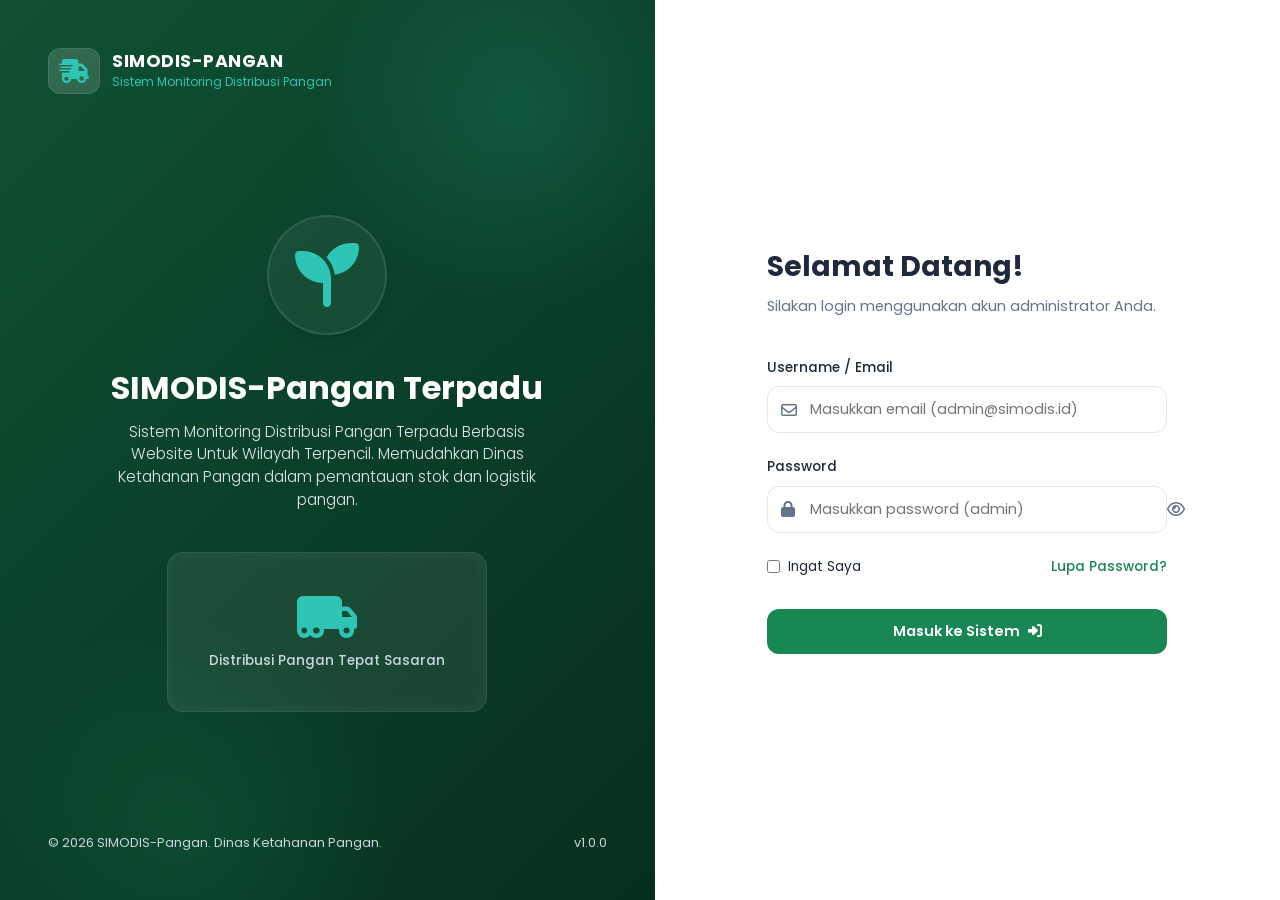
<file: index.html>
<!DOCTYPE html>
<html lang="id">
<head>
    <meta charset="UTF-8">
    <meta name="viewport" content="width=device-width, initial-scale=1.0">
    <title>Login - SIMODIS-Pangan Terpadu</title>
    <!-- Font Awesome Icons -->
    <link rel="stylesheet" href="https://cdnjs.cloudflare.com/ajax/libs/font-awesome/6.4.0/css/all.min.css">
    <!-- Google Poppins Font -->
    <link rel="stylesheet" href="assets/css/style.css">
</head>
<body>

    <div class="login-wrapper">
        <!-- Left Side: Splash Screen / Branding Info -->
        <div class="login-left">
            <div class="brand-header">
                <div class="brand-icon-wrapper">
                    <i class="fas fa-shipping-fast" style="font-size: 1.5rem; color: var(--primary-accent);"></i>
                </div>
                <div>
                    <h2 class="brand-name">SIMODIS-PANGAN</h2>
                    <p class="brand-subtitle">Sistem Monitoring Distribusi Pangan</p>
                </div>
            </div>

            <div class="login-splash-content">
                <div class="splash-logo">
                    <i class="fas fa-seedling" style="font-size: 4rem; color: var(--primary-accent);"></i>
                </div>
                <h1 class="splash-title">SIMODIS-Pangan Terpadu</h1>
                <p class="splash-desc">
                    Sistem Monitoring Distribusi Pangan Terpadu Berbasis Website Untuk Wilayah Terpencil. Memudahkan Dinas Ketahanan Pangan dalam pemantauan stok dan logistik pangan.
                </p>
                
                <div class="splash-illustration">
                    <i class="fas fa-truck-moving"></i>
                    <span>Distribusi Pangan Tepat Sasaran</span>
                </div>
            </div>

            <div class="login-left-footer">
                <span>&copy; 2026 SIMODIS-Pangan. Dinas Ketahanan Pangan.</span>
                <span>v1.0.0</span>
            </div>
        </div>

        <!-- Right Side: Login Form -->
        <div class="login-right">
            <div class="login-form-container">
                <div class="login-title-section">
                    <h2 class="login-form-title">Selamat Datang!</h2>
                    <p class="login-form-subtitle">Silakan login menggunakan akun administrator Anda.</p>
                </div>

                <form id="login-form" onsubmit="handleLogin(event)">
                    <!-- Email / Username -->
                    <div class="form-group">
                        <label for="email" class="form-label">Username / Email</label>
                        <div class="input-icon-wrapper">
                            <i class="far fa-envelope"></i>
                            <input 
                                type="text" 
                                id="email" 
                                class="form-control" 
                                placeholder="Masukkan email (admin@simodis.id)" 
                                required
                            >
                        </div>
                    </div>

                    <!-- Password -->
                    <div class="form-group">
                        <label for="password" class="form-label">Password</label>
                        <div class="input-icon-wrapper">
                            <i class="fas fa-lock"></i>
                            <input 
                                type="password" 
                                id="password" 
                                class="form-control" 
                                placeholder="Masukkan password (admin)" 
                                required
                            >
                            <button 
                                type="button" 
                                class="password-toggle" 
                                id="toggle-password-visibility" 
                                onclick="togglePassword()"
                            >
                                <i class="far fa-eye" id="eye-icon"></i>
                            </button>
                        </div>
                    </div>

                    <div class="login-options">
                        <label class="checkbox-container">
                            <input type="checkbox" id="remember-me">
                            <span class="checkmark">Ingat Saya</span>
                        </label>
                        <a href="#" style="color: var(--primary-light); font-weight: 500;" onclick="showForgotMessage()">Lupa Password?</a>
                    </div>

                    <button type="submit" class="btn btn-primary btn-block">
                        <span>Masuk ke Sistem</span>
                        <i class="fas fa-sign-in-alt"></i>
                    </button>
                </form>
            </div>
        </div>
    </div>

    <!-- Core App Logic (includes DB init) -->
    <script src="assets/js/app.js"></script>
    <script>
        // Check if already logged in -> handled by app.js. CheckAuth redirects if logged in.
        
        // Show/hide password implementation
        function togglePassword() {
            const passwordInput = document.getElementById('password');
            const eyeIcon = document.getElementById('eye-icon');
            if (passwordInput.type === 'password') {
                passwordInput.type = 'text';
                eyeIcon.className = 'far fa-eye-slash';
            } else {
                passwordInput.type = 'password';
                eyeIcon.className = 'far fa-eye';
            }
        }

        // Forgot password simulation
        function showForgotMessage() {
            Toast.show('Info Sistem', 'Gunakan kredensial bawaan: email: admin@simodis.id & password: admin', 'info', 5000);
        }

        // Login Submit Handling
        function handleLogin(event) {
            event.preventDefault();
            const emailInput = document.getElementById('email').value.trim();
            const passwordInput = document.getElementById('password').value;

            // Fetch users from LocalStorage
            const users = DB.get(DB_KEY_USERS);
            
            // Search match user
            const foundUser = users.find(u => u.email === emailInput && u.password === passwordInput);

            if (foundUser) {
                // Successful Auth
                DB.setCurrentUser({
                    id: foundUser.id,
                    nama: foundUser.nama,
                    email: foundUser.email
                });
                
                Toast.show('Login Sukses', 'Mempersiapkan dasbor Anda...', 'success');
                
                // Redirect with delay to let Toast show
                setTimeout(() => {
                    window.location.href = "dashboard.html";
                }, 1000);
            } else {
                // Authentication Failed
                Toast.show('Autentikasi Gagal', 'Email atau password yang Anda masukkan salah.', 'error');
            }
        }
    </script>
</body>
</html>
</file>
<file: assets/css/style.css>
@import url('https://fonts.googleapis.com/css2?family=Poppins:wght@300;400;500;600;700&display=swap');

/* ==========================================
   DESIGN SYSTEM & VARIABLES
   ========================================== */
:root {
    /* Color Palette */
    --primary-dark: #0f5132;
    /* Deep Government Dark Green */
    --primary-light: #198754;
    /* Medium Leaf Green */
    --primary-accent: #2ec4b6;
    /* Modern Mint Teal */
    --bg-light: #f8fafc;
    /* Slate 50 light grey background */
    --card-bg: #ffffff;
    --text-main: #1e293b;
    /* Slate 800 for readability */
    --text-muted: #64748b;
    /* Slate 500 */
    --border-color: #e2e8f0;
    /* Slate 200 */

    /* Alert Status Colors */
    --success: #10b981;
    /* Emerald 500 */
    --warning: #f59e0b;
    /* Amber 500 */
    --danger: #ef4444;
    /* Red 500 */
    --info: #3b82f6;
    /* Blue 500 */

    /* Shadows */
    --shadow-sm: 0 1px 3px rgba(0, 0, 0, 0.05);
    --shadow-md: 0 4px 6px -1px rgba(0, 0, 0, 0.05), 0 2px 4px -1px rgba(0, 0, 0, 0.03);
    --shadow-lg: 0 10px 15px -3px rgba(0, 0, 0, 0.05), 0 4px 6px -2px rgba(0, 0, 0, 0.03);
    --shadow-glow: 0 0 15px rgba(25, 135, 84, 0.15);

    /* Durations */
    --transition-fast: 0.2s ease;
    --transition-normal: 0.3s ease;

    /* Border Radius */
    --radius-sm: 6px;
    --radius-md: 12px;
    --radius-lg: 16px;
    --radius-round: 9999px;
}

/* ==========================================
   RESET & BASE STYLES
   ========================================== */
* {
    margin: 0;
    padding: 0;
    box-sizing: border-box;
}

body {
    font-family: 'Poppins', sans-serif;
    background-color: var(--bg-light);
    color: var(--text-main);
    min-height: 100vh;
    overflow-x: hidden;
    line-height: 1.5;
}

/* Scrollbar Customization */
::-webkit-scrollbar {
    width: 6px;
    height: 6px;
}

::-webkit-scrollbar-track {
    background: transparent;
}

::-webkit-scrollbar-thumb {
    background: #cbd5e1;
    border-radius: var(--radius-round);
}

::-webkit-scrollbar-thumb:hover {
    background: #94a3b8;
}

/* Common Text Formats */
a {
    text-decoration: none;
    color: inherit;
}

/* ==========================================
   LOGIN PAGE (index.html)
   ========================================== */
.login-wrapper {
    display: flex;
    min-height: 100vh;
    width: 100vw;
}

.login-left {
    flex: 1.2;
    background: linear-gradient(135deg, var(--primary-dark) 0%, #062f1e 100%);
    color: #ffffff;
    display: flex;
    flex-direction: column;
    justify-content: space-between;
    padding: 3rem;
    position: relative;
    overflow: hidden;
}

.login-left::before {
    content: '';
    position: absolute;
    top: -10%;
    right: -10%;
    width: 400px;
    height: 400px;
    background: radial-gradient(circle, rgba(46, 196, 182, 0.15) 0%, transparent 70%);
    border-radius: 50%;
}

.login-left::after {
    content: '';
    position: absolute;
    bottom: -20%;
    left: -10%;
    width: 500px;
    height: 500px;
    background: radial-gradient(circle, rgba(25, 137, 84, 0.2) 0%, transparent 60%);
    border-radius: 50%;
}

.brand-header {
    display: flex;
    align-items: center;
    gap: 12px;
    z-index: 10;
}

.brand-icon-wrapper {
    background: rgba(255, 255, 255, 0.15);
    padding: 10px;
    border-radius: var(--radius-md);
    backdrop-filter: blur(5px);
    display: flex;
    align-items: center;
    justify-content: center;
    border: 1px solid rgba(255, 255, 255, 0.1);
}

.brand-name {
    font-size: 1.1rem;
    font-weight: 700;
    letter-spacing: 0.5px;
    line-height: 1.2;
}

.brand-subtitle {
    font-size: 0.75rem;
    font-weight: 400;
    color: var(--primary-accent);
}

.login-splash-content {
    display: flex;
    flex-direction: column;
    align-items: center;
    justify-content: center;
    text-align: center;
    margin: auto 0;
    z-index: 10;
}

.splash-logo {
    width: 120px;
    height: 120px;
    background: rgba(255, 255, 255, 0.05);
    border-radius: 50%;
    display: flex;
    align-items: center;
    justify-content: center;
    margin-bottom: 2rem;
    border: 2px solid rgba(255, 255, 255, 0.1);
    box-shadow: var(--shadow-lg);
}

.splash-title {
    font-size: 2rem;
    font-weight: 700;
    margin-bottom: 0.75rem;
    line-height: 1.3;
}

.splash-desc {
    font-size: 0.95rem;
    color: #e2e8f0;
    max-width: 460px;
    margin-bottom: 2.5rem;
    font-weight: 300;
}

.splash-illustration {
    position: relative;
    width: 100%;
    max-width: 320px;
    height: 160px;
    background: rgba(255, 255, 255, 0.07);
    border-radius: var(--radius-lg);
    border: 1px solid rgba(255, 255, 255, 0.1);
    display: flex;
    flex-direction: column;
    align-items: center;
    justify-content: center;
    gap: 10px;
    padding: 1.5rem;
    box-shadow: inset 0 0 20px rgba(255, 255, 255, 0.05);
}

.splash-illustration i {
    font-size: 3rem;
    color: var(--primary-accent);
    animation: pulse 2s infinite ease-in-out;
}

.splash-illustration span {
    font-size: 0.85rem;
    font-weight: 500;
    color: #cbd5e1;
}

.login-left-footer {
    font-size: 0.8rem;
    color: #cbd5e1;
    z-index: 10;
    display: flex;
    justify-content: space-between;
}

/* Login Right Side Form */
.login-right {
    flex: 1;
    background-color: var(--card-bg);
    display: flex;
    flex-direction: column;
    justify-content: center;
    padding: 5rem;
}

.login-form-container {
    max-width: 400px;
    width: 100%;
    margin: 0 auto;
}

.login-title-section {
    margin-bottom: 2.5rem;
}

.login-form-title {
    font-size: 1.75rem;
    font-weight: 700;
    color: var(--text-main);
    margin-bottom: 0.5rem;
}

.login-form-subtitle {
    color: var(--text-muted);
    font-size: 0.9rem;
}

.form-group {
    margin-bottom: 1.5rem;
    position: relative;
}

.form-label {
    display: block;
    font-size: 0.85rem;
    font-weight: 500;
    color: var(--text-main);
    margin-bottom: 0.5rem;
}

.input-icon-wrapper {
    position: relative;
    display: flex;
    align-items: center;
}

.input-icon-wrapper i:first-child {
    position: absolute;
    left: 14px;
    top: 50%;
    transform: translateY(-50%);
    color: var(--text-muted);
    font-size: 1rem;
}

.form-control {
    width: 100%;
    padding: 12px 14px 12px 42px;
    border: 1.5px solid var(--border-color);
    border-radius: var(--radius-md);
    outline: none;
    font-family: inherit;
    font-size: 0.9rem;
    color: var(--text-main);
    transition: var(--transition-fast);
}

.form-control:focus {
    border-color: var(--primary-light);
    box-shadow: 0 0 0 3px rgba(25, 137, 84, 0.15);
}

.password-toggle {
    position: absolute;
    right: 14px;
    top: 50%;
    transform: translateY(-50%);
    color: var(--text-muted);
    cursor: pointer;
    background: none;
    border: none;
    padding: 0;
    outline: none;
    display: flex;
    align-items: center;
    justify-content: center;
}

.password-toggle:hover {
    color: var(--text-main);
}

.login-options {
    display: flex;
    justify-content: space-between;
    align-items: center;
    margin-bottom: 2rem;
    font-size: 0.85rem;
}

.checkbox-container {
    display: flex;
    align-items: center;
    gap: 8px;
    cursor: pointer;
}

.checkbox-container input {
    cursor: pointer;
}

.btn {
    display: inline-flex;
    align-items: center;
    justify-content: center;
    gap: 8px;
    padding: 12px 24px;
    border: none;
    border-radius: var(--radius-md);
    font-family: inherit;
    font-size: 0.9rem;
    font-weight: 600;
    cursor: pointer;
    transition: var(--transition-fast);
}

.btn-primary {
    background-color: var(--primary-light);
    color: #ffffff;
}

.btn-primary:hover {
    background-color: var(--primary-dark);
    box-shadow: var(--shadow-glow);
}

.btn-secondary {
    background-color: #f1f5f9;
    color: #334155;
    border: 1px solid var(--border-color);
}

.btn-secondary:hover {
    background-color: #e2e8f0;
}

.btn-danger {
    background-color: var(--danger);
    color: #ffffff;
}

.btn-danger:hover {
    background-color: #b91c1c;
}

.btn-block {
    width: 100%;
}

/* ==========================================
   APPLICATION LAYOUT (dashboard, CRUD pages)
   ========================================== */
.app-container {
    display: flex;
    min-height: 100vh;
}

/* LEFT SIDEBAR */
.sidebar {
    width: 260px;
    background-color: var(--primary-dark);
    color: #ffffff;
    display: flex;
    flex-direction: column;
    justify-content: space-between;
    padding: 1.5rem;
    flex-shrink: 0;
    transition: var(--transition-normal);
    z-index: 100;
}

.sidebar-header {
    display: flex;
    align-items: center;
    gap: 10px;
    margin-bottom: 2.5rem;
    padding-bottom: 1rem;
    border-bottom: 1px solid rgba(255, 255, 255, 0.1);
}

.sidebar-logo {
    width: 38px;
    height: 38px;
    background-color: rgba(255, 255, 255, 0.1);
    border-radius: var(--radius-md);
    display: flex;
    align-items: center;
    justify-content: center;
    color: var(--primary-accent);
}

.sidebar-title {
    font-size: 0.95rem;
    font-weight: 700;
    line-height: 1.2;
}

.sidebar-subtitle {
    font-size: 0.7rem;
    color: rgba(255, 255, 255, 0.6);
}

.sidebar-menu {
    list-style: none;
    display: flex;
    flex-direction: column;
    gap: 6px;
    flex-grow: 1;
}

.menu-item a {
    display: flex;
    align-items: center;
    gap: 12px;
    padding: 12px 16px;
    border-radius: var(--radius-md);
    font-size: 0.88rem;
    font-weight: 500;
    color: rgba(255, 255, 255, 0.75);
    transition: var(--transition-fast);
}

.menu-item a:hover {
    color: #ffffff;
    background-color: rgba(255, 255, 255, 0.06);
}

.menu-item.active a {
    background-color: var(--primary-light);
    color: #ffffff;
    font-weight: 600;
    box-shadow: var(--shadow-sm);
}

.menu-item a i {
    font-size: 1.1rem;
    width: 20px;
    text-align: center;
}

.sidebar-footer {
    border-top: 1px solid rgba(255, 255, 255, 0.1);
    padding-top: 1.5rem;
    display: flex;
    flex-direction: column;
    gap: 1rem;
}

.logout-btn {
    display: flex;
    align-items: center;
    gap: 12px;
    padding: 12px 16px;
    border-radius: var(--radius-md);
    font-size: 0.88rem;
    font-weight: 600;
    color: #fca5a5;
    background-color: rgba(239, 68, 68, 0.1);
    border: none;
    cursor: pointer;
    transition: var(--transition-fast);
    width: 100%;
}

.logout-btn:hover {
    background-color: rgba(239, 68, 68, 0.2);
    color: #ef4444;
}

/* MAIN CONTENT CONTAINER */
.main-content {
    flex-grow: 1;
    display: flex;
    flex-direction: column;
    min-width: 0;
    /* Prevents container from stretching */
    transition: var(--transition-normal);
}

/* TOP NAVBAR / HEADER */
.main-header {
    background-color: var(--card-bg);
    height: 70px;
    border-bottom: 1px solid var(--border-color);
    display: flex;
    align-items: center;
    justify-content: space-between;
    padding: 0 2rem;
    position: sticky;
    top: 0;
    z-index: 90;
}

.header-left {
    display: flex;
    align-items: center;
    gap: 15px;
}

.sidebar-toggle {
    background: none;
    border: none;
    color: var(--text-main);
    font-size: 1.25rem;
    cursor: pointer;
    padding: 6px;
    border-radius: var(--radius-sm);
    display: flex;
    align-items: center;
    justify-content: center;
    transition: var(--transition-fast);
}

.header-search {
    position: relative;
    max-width: 430px;
    width: 430px;
}

.header-search i {
    position: absolute;
    left: 14px;
    top: 50%;
    transform: translateY(-50%);
    color: var(--text-muted);
    font-size: 0.9rem;
}

.header {
    display: flex;
    align-items: center;
    justify-content: space-between;
}

.header-search i {
    position: absolute;
    left: 14px;
    color: var(--text-muted);
    font-size: 0.9rem;
}

.search-input {
    width: 100%;
    padding: 10px 14px 10px 38px;
    border: 1px solid var(--border-color);
    border-radius: var(--radius-round);
    font-family: inherit;
    font-size: 0.85rem;
    outline: none;
    background-color: var(--bg-light);
    transition: var(--transition-fast);
}

.search-input:focus {
    background-color: #ffffff;
    border-color: var(--primary-light);
    box-shadow: 0 0 0 2px rgba(25, 137, 84, 0.1);
}

.header-right {
    display: flex;
    align-items: center;
    gap: 20px;
}

.header-left {
    display: flex;
    align-items: center;
    gap: 20px;
}

.header-action-btn {
    background: none;
    border: none;
    color: var(--text-main);
    font-size: 1.15rem;
    position: relative;
    cursor: pointer;
    padding: 8px;
    border-radius: var(--radius-round);
    display: flex;
    align-items: center;
    justify-content: center;
    transition: var(--transition-fast);
}

.header-action-btn:hover {
    background-color: #f1f5f9;
}

.badge-dot {
    position: absolute;
    top: 6px;
    right: 6px;
    width: 8px;
    height: 8px;
    background-color: var(--danger);
    border-radius: 50%;
    border: 2px solid var(--card-bg);
}

/* User Profile Dropdown in Header */
.user-profile-menu {
    display: flex;
    align-items: center;
    gap: 12px;
    cursor: pointer;
    padding: 4px 10px;
    border-radius: var(--radius-md);
    transition: var(--transition-fast);
    position: relative;
}

.user-profile-menu:hover {
    background-color: #f1f5f9;
}

.profile-avatar {
    width: 36px;
    height: 36px;
    border-radius: 50%;
    background: linear-gradient(135deg, var(--primary-light) 0%, var(--primary-dark) 100%);
    color: #ffffff;
    display: flex;
    align-items: center;
    justify-content: center;
    font-weight: 700;
    font-size: 0.95rem;
    box-shadow: var(--shadow-sm);
}

.profile-info {
    display: flex;
    flex-direction: column;
}

.profile-name {
    font-size: 0.85rem;
    font-weight: 600;
    color: var(--text-main);
}

.profile-role {
    font-size: 0.72rem;
    color: var(--text-muted);
    margin-top: -2px;
}

/* Dropdown styling */
.dropdown-container {
    position: relative;
}

.dropdown-panel {
    position: absolute;
    top: 110%;
    right: 0;
    background-color: #ffffff;
    min-width: 280px;
    border: 1px solid var(--border-color);
    border-radius: var(--radius-md);
    box-shadow: var(--shadow-lg);
    display: none;
    flex-direction: column;
    z-index: 100;
    animation: slideDown 0.2s ease;
}

.dropdown-panel.show {
    display: flex;
}

.dropdown-header {
    padding: 1rem;
    border-bottom: 1px solid var(--border-color);
    background-color: #f8fafc;
    border-top-left-radius: var(--radius-md);
    border-top-right-radius: var(--radius-md);
}

.dropdown-header h4 {
    font-size: 0.88rem;
    font-weight: 600;
}

.dropdown-list {
    display: flex;
    flex-direction: column;
    max-height: 320px;
    overflow-y: auto;
}

.dropdown-item {
    display: flex;
    align-items: flex-start;
    gap: 12px;
    padding: 12px 16px;
    border-bottom: 1px solid var(--border-color);
    transition: var(--transition-fast);
}

.dropdown-item:hover {
    background-color: #f1f5f9;
}

.dropdown-item:last-child {
    border-bottom: none;
}

.dropdown-item i {
    font-size: 1rem;
    padding-top: 2px;
}

.dropdown-item.success i {
    color: var(--success);
}

.dropdown-item.warning i {
    color: var(--warning);
}

.dropdown-item.danger i {
    color: var(--danger);
}

.dropdown-item.info i {
    color: var(--info);
}

.notification-title {
    font-size: 0.8rem;
    font-weight: 600;
    margin-bottom: 2px;
}

.notification-desc {
    font-size: 0.75rem;
    color: var(--text-muted);
}

.notification-time {
    font-size: 0.68rem;
    color: var(--text-muted);
    margin-top: 4px;
}

.dropdown-footer {
    padding: 10px;
    text-align: center;
    border-top: 1px solid var(--border-color);
    font-size: 0.8rem;
    font-weight: 600;
    color: var(--primary-light);
}

.dropdown-footer a:hover {
    text-decoration: underline;
}

/* ==========================================
   CONTENT INNER LAYOUT
   ========================================== */
.content-body {
    padding: 2rem;
    flex-grow: 1;
    display: flex;
    flex-direction: column;
    gap: 2rem;
    max-width: 1600px;
    width: 100%;
    margin: 0 auto;
}

/* PAGE HEADER MODULE */
.page-title-block {
    display: flex;
    justify-content: space-between;
    align-items: center;
    gap: 1rem;
}

.page-title {
    font-size: 1.5rem;
    font-weight: 700;
    color: var(--text-main);
}

.page-breadcrumbs {
    display: flex;
    align-items: center;
    gap: 8px;
    font-size: 0.8rem;
    color: var(--text-muted);
    margin-top: 2px;
}

.breadcrumb-separator {
    color: #cbd5e1;
}

/* ==========================================
   DASHBOARD CARDS & WIDGETS
   ========================================== */
.stats-grid {
    display: grid;
    grid-template-columns: repeat(auto-fit, minmax(240px, 1fr));
    gap: 1.5rem;
}

.stat-card {
    background-color: var(--card-bg);
    border-radius: var(--radius-md);
    padding: 1.5rem;
    display: flex;
    justify-content: space-between;
    align-items: center;
    border: 1px solid var(--border-color);
    box-shadow: var(--shadow-sm);
    transition: transform var(--transition-fast), box-shadow var(--transition-fast);
}

.stat-card:hover {
    transform: translateY(-3px);
    box-shadow: var(--shadow-md);
}

.stat-info {
    display: flex;
    flex-direction: column;
    gap: 4px;
}

.stat-label {
    font-size: 0.82rem;
    color: var(--text-muted);
    font-weight: 500;
    text-transform: uppercase;
    letter-spacing: 0.5px;
}

.stat-value {
    font-size: 1.75rem;
    font-weight: 700;
    color: var(--text-main);
    line-height: 1.2;
}

.stat-trend {
    font-size: 0.75rem;
    font-weight: 500;
    display: flex;
    align-items: center;
    gap: 4px;
    margin-top: 4px;
}

.stat-trend.up {
    color: var(--success);
}

.stat-trend.down {
    color: var(--danger);
}

.stat-icon {
    width: 48px;
    height: 48px;
    border-radius: var(--radius-md);
    display: flex;
    align-items: center;
    justify-content: center;
    font-size: 1.35rem;
}

/* Theme accent variations */
.stat-wilayah {
    background-color: rgba(16, 185, 129, 0.1);
    color: var(--success);
}

.stat-gudang {
    background-color: rgba(59, 130, 246, 0.1);
    color: var(--info);
}

.stat-titik {
    background-color: rgba(245, 158, 11, 0.1);
    color: var(--warning);
}

.stat-distribusi {
    background-color: rgba(139, 92, 246, 0.1);
    color: #8b5cf6;
}

/* CHARTS SECTION */
.charts-grid {
    display: grid;
    grid-template-columns: 2fr 1fr;
    gap: 1.5rem;
}

.chart-panel-double {
    display: grid;
    grid-template-columns: 1fr 1fr;
    gap: 1.5rem;
}

.card-panel {
    background-color: var(--card-bg);
    border: 1px solid var(--border-color);
    border-radius: var(--radius-md);
    box-shadow: var(--shadow-sm);
    display: flex;
    flex-direction: column;
}

.panel-header {
    padding: 1.25rem 1.5rem;
    border-bottom: 1px solid var(--border-color);
    display: flex;
    justify-content: space-between;
    align-items: center;
}

.panel-title {
    font-size: 0.95rem;
    font-weight: 600;
    color: var(--text-main);
}

.panel-body {
    padding: 1.5rem;
    flex-grow: 1;
    position: relative;
}

.chart-container {
    width: 100%;
    position: relative;
}

.h-300 {
    height: 280px;
}

/* ==========================================
   DASHBOARD SPLIT BOTTOM CONTAINER
   ========================================== */
.dashboard-bottom-grid {
    display: grid;
    grid-template-columns: 2fr 1fr;
    gap: 1.5rem;
}

.status-distribusi-box {
    display: flex;
    flex-direction: column;
    gap: 1rem;
}

.status-item-card {
    display: flex;
    align-items: center;
    justify-content: space-between;
    padding: 12px 16px;
    border-radius: var(--radius-md);
    border: 1px solid var(--border-color);
    transition: var(--transition-fast);
}

.status-item-card:hover {
    box-shadow: var(--shadow-sm);
}

.status-left {
    display: flex;
    align-items: center;
    gap: 12px;
}

.status-left i {
    font-size: 1rem;
    padding: 8px;
    border-radius: var(--radius-sm);
}

.status-text {
    font-size: 0.85rem;
    font-weight: 500;
}

.status-count {
    font-size: 1.1rem;
    font-weight: 700;
}

.status-item-card.terkirim i {
    background-color: rgba(16, 185, 129, 0.1);
    color: var(--success);
}

.status-item-card.perjalanan i {
    background-color: rgba(59, 130, 246, 0.1);
    color: var(--info);
}

.status-item-card.terlambat i {
    background-color: rgba(239, 110, 110, 0.1);
    color: var(--danger);
}

/* SIDEBAR ALERTS WIDGET */
.notif-widget-list {
    display: flex;
    flex-direction: column;
    gap: 12px;
}

.notif-widget-item {
    display: flex;
    gap: 12px;
    padding: 12px;
    border-radius: var(--radius-md);
    border: 1.5px solid transparent;
    font-size: 0.82rem;
    transition: var(--transition-fast);
}

.notif-widget-item.warn {
    background-color: rgba(245, 158, 11, 0.05);
    border-color: rgba(245, 158, 11, 0.15);
}

.notif-widget-item.danger {
    background-color: rgba(239, 68, 68, 0.05);
    border-color: rgba(239, 68, 68, 0.15);
}

.notif-widget-item.info {
    background-color: rgba(59, 130, 246, 0.05);
    border-color: rgba(59, 130, 246, 0.15);
}

.notif-w-icon {
    font-size: 1.1rem;
    padding-top: 2px;
}

.notif-widget-item.warn .notif-w-icon {
    color: var(--warning);
}

.notif-widget-item.danger .notif-w-icon {
    color: var(--danger);
}

.notif-widget-item.info .notif-w-icon {
    color: var(--info);
}

.notif-w-body {
    display: flex;
    flex-direction: column;
    gap: 2px;
}

.notif-w-msg {
    font-weight: 500;
    color: var(--text-main);
    line-height: 1.4;
}

.notif-w-time {
    font-size: 0.72rem;
    color: var(--text-muted);
}

/* ==========================================
   CRUD MODULES & TABLES
   ========================================== */
.table-filter-bar {
    display: flex;
    justify-content: space-between;
    align-items: center;
    gap: 1rem;
    flex-wrap: wrap;
    background-color: var(--card-bg);
    padding: 1rem 1.5rem;
    border-radius: var(--radius-md) var(--radius-md) 0 0;
    border: 1px solid var(--border-color);
    border-bottom: none;
}

.filter-left {
    display: flex;
    align-items: center;
    gap: 12px;
    flex-wrap: wrap;
}

.filter-select {
    padding: 8px 12px;
    border: 1px solid var(--border-color);
    border-radius: var(--radius-md);
    font-family: inherit;
    font-size: 0.85rem;
    outline: none;
    color: var(--text-main);
    background-color: #ffffff;
    transition: var(--transition-fast);
}

.filter-select:focus {
    border-color: var(--primary-light);
}

.table-responsive {
    overflow-x: auto;
    background-color: var(--card-bg);
    border-left: 1px solid var(--border-color);
    border-right: 1px solid var(--border-color);
}

.table-modern {
    width: 100%;
    border-collapse: collapse;
    text-align: left;
    font-size: 0.88rem;
}

.table-modern th {
    background-color: #f8fafc;
    color: var(--text-main);
    font-weight: 600;
    padding: 14px 20px;
    border-bottom: 1.5px solid var(--border-color);
    white-space: nowrap;
}

.table-modern td {
    padding: 14px 20px;
    border-bottom: 1px solid var(--border-color);
    color: var(--text-main);
}

.table-modern tbody tr:last-child td {
    border-bottom: none;
}

.table-modern tbody tr {
    transition: var(--transition-fast);
}

.table-modern tbody tr:hover {
    background-color: #f8fafc;
}

/* Badges styling */
.badge {
    display: inline-flex;
    align-items: center;
    gap: 5px;
    padding: 4px 10px;
    border-radius: var(--radius-round);
    font-size: 0.75rem;
    font-weight: 600;
}

.badge-success {
    background-color: rgba(16, 185, 129, 0.1);
    color: var(--success);
}

.badge-warning {
    background-color: rgba(245, 158, 11, 0.1);
    color: var(--warning);
}

.badge-danger {
    background-color: rgba(239, 68, 68, 0.1);
    color: var(--danger);
}

.badge-info {
    background-color: rgba(59, 130, 246, 0.1);
    color: var(--info);
}

/* Action Buttons inside Table */
.table-actions {
    display: flex;
    align-items: center;
    gap: 8px;
}

.action-btn {
    background: none;
    border: none;
    width: 32px;
    height: 32px;
    border-radius: var(--radius-md);
    display: flex;
    align-items: center;
    justify-content: center;
    cursor: pointer;
    font-size: 0.9rem;
    transition: var(--transition-fast);
}

.action-edit {
    color: var(--primary-light);
    background-color: rgba(25, 135, 84, 0.08);
}

.action-edit:hover {
    background-color: var(--primary-light);
    color: #ffffff;
}

.action-delete {
    color: var(--danger);
    background-color: rgba(239, 68, 68, 0.08);
}

.action-delete:hover {
    background-color: var(--danger);
    color: #ffffff;
}

/* PAGINATION FOOTER */
.table-footer {
    display: flex;
    justify-content: space-between;
    align-items: center;
    background-color: var(--card-bg);
    padding: 1rem 1.5rem;
    border-radius: 0 0 var(--radius-md) var(--radius-md);
    border: 1px solid var(--border-color);
    border-top: none;
    flex-wrap: wrap;
    gap: 1rem;
}

.pagination-info {
    font-size: 0.8rem;
    color: var(--text-muted);
}

.pagination-controls {
    display: flex;
    align-items: center;
    gap: 4px;
}

.page-link {
    display: flex;
    align-items: center;
    justify-content: center;
    width: 34px;
    height: 34px;
    border-radius: var(--radius-md);
    border: 1px solid var(--border-color);
    background-color: #ffffff;
    font-size: 0.85rem;
    font-weight: 500;
    cursor: pointer;
    transition: var(--transition-fast);
}

.page-link:hover {
    border-color: var(--primary-light);
    color: var(--primary-light);
}

.page-link.active {
    background-color: var(--primary-light);
    color: #ffffff;
    border-color: var(--primary-light);
}

.page-link.disabled {
    opacity: 0.5;
    cursor: not-allowed;
}

.page-link.disabled:hover {
    border-color: var(--border-color);
    color: inherit;
}

/* ==========================================
   MODAL COMPONENT (CRUD Pop-up Forms)
   ========================================== */
.modal-overlay {
    position: fixed;
    top: 0;
    left: 0;
    width: 100vw;
    height: 100vh;
    background-color: rgba(15, 23, 42, 0.6);
    /* Slate 900 semi-transparent */
    backdrop-filter: blur(4px);
    display: none;
    align-items: center;
    justify-content: center;
    z-index: 1000;
    padding: 1rem;
    animation: fadeIn 0.25s ease;
}

.modal-overlay.show {
    display: flex;
}

.modal-card {
    background-color: var(--card-bg);
    width: 100%;
    max-width: 520px;
    border-radius: var(--radius-lg);
    box-shadow: var(--shadow-lg);
    border: 1px solid var(--border-color);
    overflow: hidden;
    display: flex;
    flex-direction: column;
    animation: zoomIn 0.3s cubic-bezier(0.34, 1.56, 0.64, 1);
}

.modal-header {
    padding: 1.25rem 1.5rem;
    border-bottom: 1px solid var(--border-color);
    background-color: #f8fafc;
    display: flex;
    align-items: center;
    justify-content: space-between;
}

.modal-title {
    font-size: 1.05rem;
    font-weight: 700;
    color: var(--text-main);
}

.modal-close {
    background: none;
    border: none;
    font-size: 1.2rem;
    color: var(--text-muted);
    cursor: pointer;
    padding: 4px;
    border-radius: var(--radius-sm);
    display: flex;
    align-items: center;
    justify-content: center;
    transition: var(--transition-fast);
}

.modal-close:hover {
    background-color: #e2e8f0;
    color: var(--text-main);
}

.modal-body {
    padding: 1.5rem;
    display: flex;
    flex-direction: column;
    gap: 1.25rem;
}

.modal-footer {
    padding: 1.25rem 1.5rem;
    border-top: 1px solid var(--border-color);
    background-color: #f8fafc;
    display: flex;
    justify-content: flex-end;
    gap: 10px;
}

/* ==========================================
   TOAST NOTIFICATION ENGINE
   ========================================== */
.toast-container {
    position: fixed;
    top: 24px;
    right: 24px;
    display: flex;
    flex-direction: column;
    gap: 12px;
    z-index: 2000;
}

.toast {
    background-color: #ffffff;
    border-radius: var(--radius-md);
    box-shadow: var(--shadow-lg);
    border-left: 5px solid transparent;
    padding: 16px 20px;
    display: flex;
    align-items: flex-start;
    gap: 14px;
    min-width: 320px;
    max-width: 420px;
    position: relative;
    overflow: hidden;
    animation: toastSlideIn 0.3s cubic-bezier(0.175, 0.885, 0.32, 1.275);
}

.toast.toast-success {
    border-left-color: var(--success);
}

.toast.toast-error {
    border-left-color: var(--danger);
}

.toast.toast-warning {
    border-left-color: var(--warning);
}

.toast.toast-info {
    border-left-color: var(--info);
}

.toast-icon {
    font-size: 1.25rem;
}

.toast.toast-success .toast-icon {
    color: var(--success);
}

.toast.toast-error .toast-icon {
    color: var(--danger);
}

.toast.toast-warning .toast-icon {
    color: var(--warning);
}

.toast.toast-info .toast-icon {
    color: var(--info);
}

.toast-content {
    flex-grow: 1;
    display: flex;
    flex-direction: column;
    gap: 2px;
}

.toast-title {
    font-size: 0.88rem;
    font-weight: 600;
    color: var(--text-main);
}

.toast-message {
    font-size: 0.8rem;
    color: var(--text-muted);
}

.toast-close-btn {
    background: none;
    border: none;
    color: var(--text-muted);
    cursor: pointer;
    font-size: 0.95rem;
    padding: 2px;
}

.toast-close-btn:hover {
    color: var(--text-main);
}

.toast-progress {
    position: absolute;
    bottom: 0;
    left: 0;
    height: 3px;
    background-color: #cbd5e1;
    width: 100%;
}

.toast.toast-success .toast-progress {
    background-color: rgba(16, 185, 129, 0.4);
}

.toast.toast-error .toast-progress {
    background-color: rgba(239, 68, 68, 0.4);
}

.toast.toast-warning .toast-progress {
    background-color: rgba(245, 158, 11, 0.4);
}

.toast.toast-info .toast-progress {
    background-color: rgba(59, 130, 246, 0.4);
}

/* ==========================================
   LAPORAN & PENGATURAN CUSTOM LAYOUT
   ========================================== */
.report-filter-panel {
    background-color: var(--card-bg);
    border: 1px solid var(--border-color);
    border-radius: var(--radius-md);
    padding: 1.5rem;
    box-shadow: var(--shadow-sm);
}

.report-filter-grid {
    display: grid;
    grid-template-columns: repeat(auto-fit, minmax(200px, 1fr));
    gap: 1.25rem;
    align-items: flex-end;
}

.profile-settings-container {
    display: grid;
    grid-template-columns: 1fr 2fr;
    gap: 2rem;
}

.profile-card-static {
    background-color: var(--card-bg);
    border: 1px solid var(--border-color);
    border-radius: var(--radius-md);
    padding: 2rem;
    text-align: center;
    display: flex;
    flex-direction: column;
    align-items: center;
    box-shadow: var(--shadow-sm);
}

.profile-large-avatar {
    width: 90px;
    height: 90px;
    border-radius: 50%;
    background: linear-gradient(135deg, var(--primary-light) 0%, var(--primary-dark) 100%);
    color: #ffffff;
    display: flex;
    align-items: center;
    justify-content: center;
    font-size: 2.2rem;
    font-weight: 700;
    margin-bottom: 1.5rem;
    box-shadow: var(--shadow-md);
}

.danger-zone {
    background-color: rgba(239, 68, 68, 0.02);
    border: 1.5px dashed rgba(239, 68, 68, 0.2);
    padding: 1.5rem;
    border-radius: var(--radius-md);
    margin-top: 1.5rem;
}

.danger-zone-title {
    color: var(--danger);
    font-size: 0.95rem;
    font-weight: 600;
    margin-bottom: 0.5rem;
}

.danger-zone-desc {
    font-size: 0.8rem;
    color: var(--text-muted);
    margin-bottom: 1rem;
}

/* ==========================================
   ANIMATIONS
   ========================================== */
@keyframes fadeIn {
    from {
        opacity: 0;
    }

    to {
        opacity: 1;
    }
}

@keyframes zoomIn {
    from {
        opacity: 0;
        transform: scale(0.95);
    }

    to {
        opacity: 1;
        transform: scale(1);
    }
}

@keyframes slideDown {
    from {
        opacity: 0;
        transform: translateY(-10px);
    }

    to {
        opacity: 1;
        transform: translateY(0);
    }
}

@keyframes toastSlideIn {
    from {
        transform: translateX(110%);
    }

    to {
        transform: translateX(0);
    }
}

@keyframes pulse {
    0% {
        transform: scale(1);
        opacity: 0.8;
    }

    50% {
        transform: scale(1.05);
        opacity: 1;
    }

    100% {
        transform: scale(1);
        opacity: 0.8;
    }
}

/* ==========================================
   RESPONSIVE LAYOUTS (MEDIA QUERIES)
   ========================================== */
@media (max-width: 1200px) {

    .charts-grid,
    .dashboard-bottom-grid {
        grid-template-columns: 1fr;
    }
}

@media (max-width: 992px) {
    .login-wrapper {
        flex-direction: column;
    }

    .login-left {
        flex: 1;
        padding: 2rem;
    }

    .login-right {
        flex: 1.5;
        padding: 2.5rem;
    }

    .profile-settings-container {
        grid-template-columns: 1fr;
    }
}

@media (max-width: 768px) {
    .sidebar {
        position: fixed;
        left: -260px;
        top: 0;
        bottom: 0;
        height: 100vh;
    }

    .sidebar.show {
        left: 0;
    }

    .app-container.sidebar-collapsed .sidebar {
        left: 0;
    }

    .main-content {
        margin-left: 0 !important;
    }

    .table-filter-bar {
        flex-direction: column;
        align-items: stretch;
    }

    .filter-left {
        flex-direction: column;
        align-items: stretch;
    }

    .header-search {
        display: none;
    }
}

@media (max-width: 576px) {
    .content-body {
        padding: 1rem;
        gap: 1rem;
    }

    .login-left-footer {
        flex-direction: column;
        gap: 6px;
    }

    .page-title-block {
        flex-direction: column;
        align-items: flex-start;
        gap: 0.75rem;
    }

    .page-title-block button,
    .page-title-block a {
        width: 100%;
        text-align: center;
    }
}
</file>
